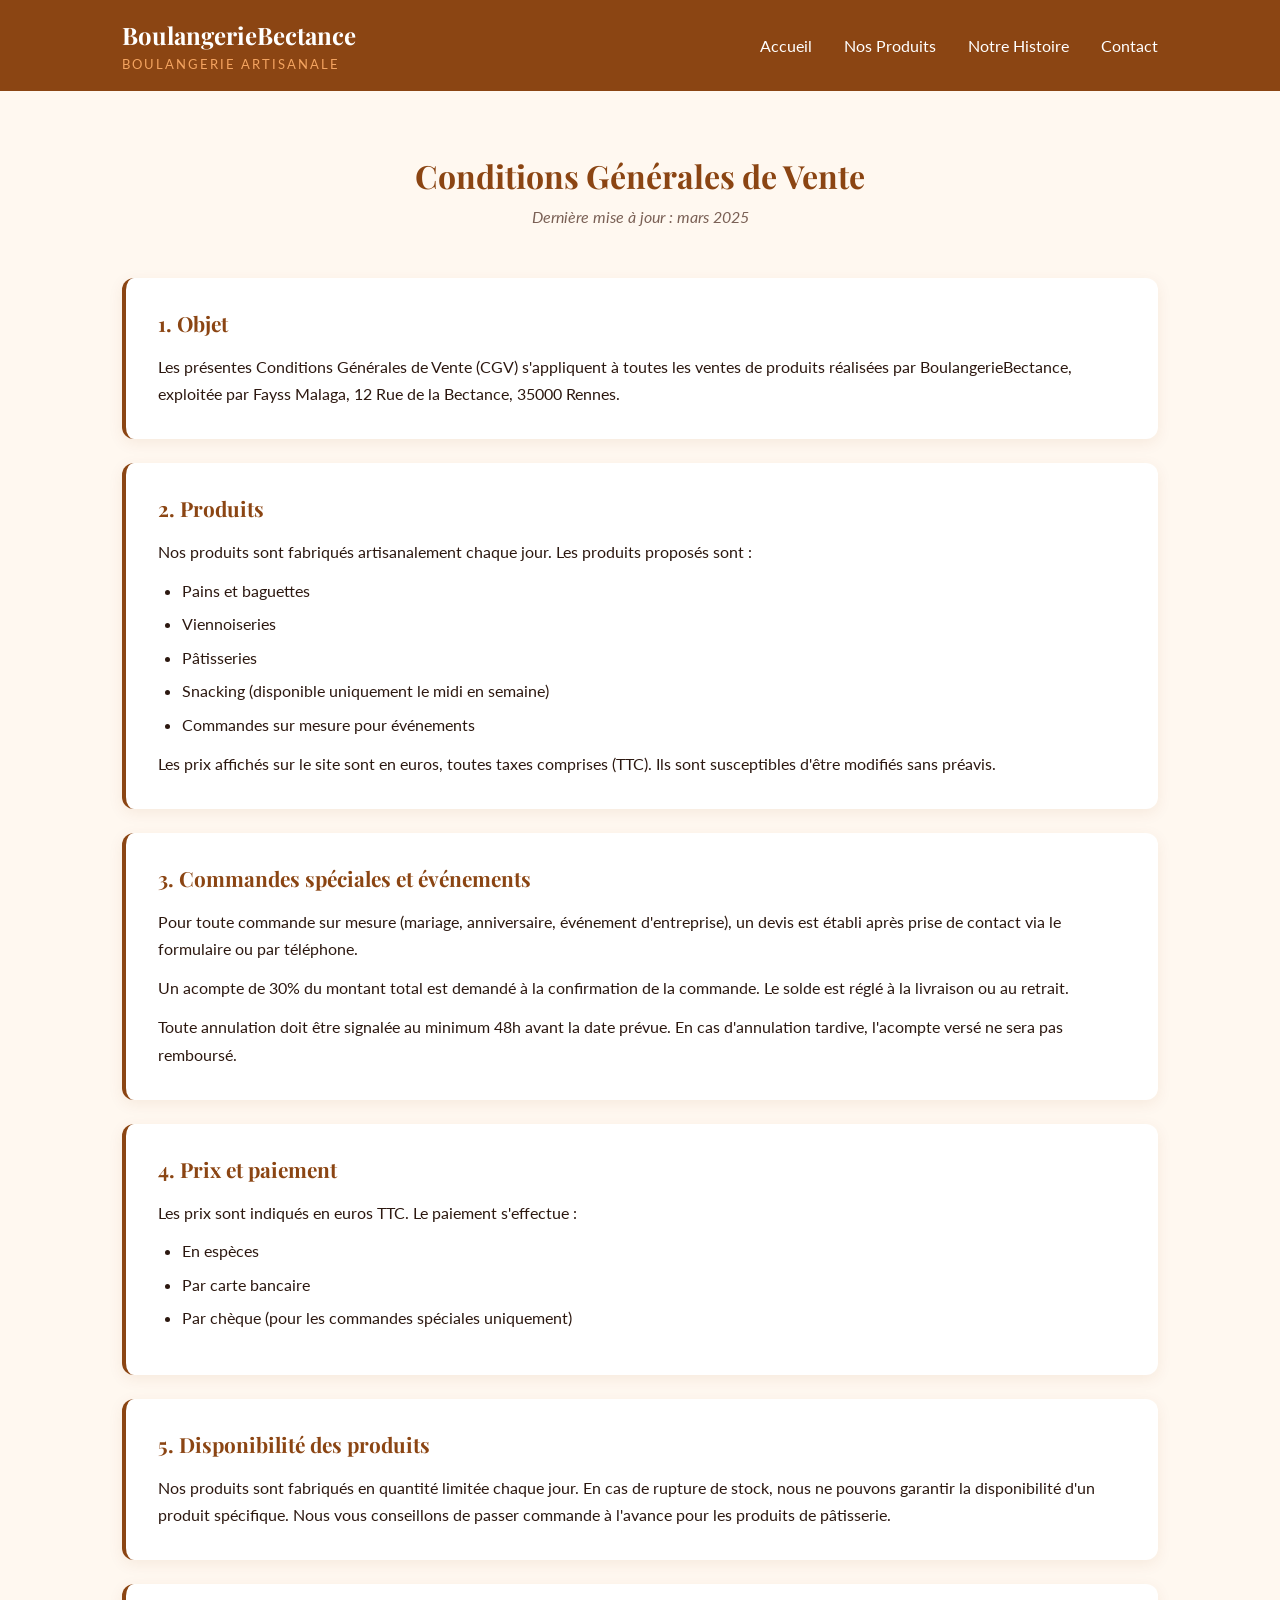
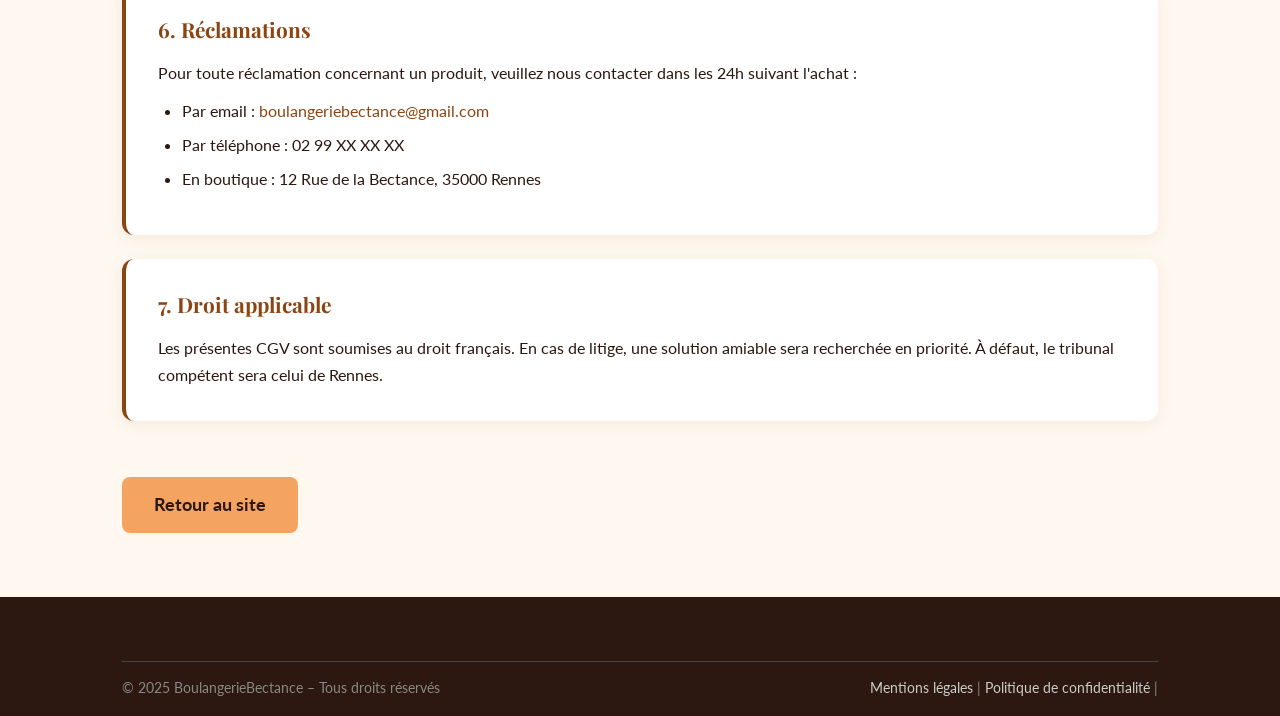
<file: cgv (1).html>
<!DOCTYPE html>
<html lang="fr">
<head>
    <meta charset="UTF-8">
    <meta name="viewport" content="width=device-width, initial-scale=1.0">
    <title>CGV - BoulangerieBectance</title>
    <link rel="stylesheet" href="boulangerie.css">
    <link href="https://fonts.googleapis.com/css2?family=Playfair+Display:wght@400;700&family=Lato:wght@300;400;700&display=swap" rel="stylesheet">
</head>
<body>

    <!-- HEADER -->
    <header>
        <div class="header-top">
            <div class="logo">
                <div>
                    <span class="logo-nom">BoulangerieBectance</span>
                    <p class="logo-sous-titre">Boulangerie Artisanale</p>
                </div>
            </div>
            <nav aria-label="Navigation principale">
                <ul class="menu">
                    <li><a href="boulangerie.html#accueil">Accueil</a></li>
                    <li><a href="boulangerie.html#produits">Nos Produits</a></li>
                    <li><a href="boulangerie.html#histoire">Notre Histoire</a></li>
                    <li><a href="boulangerie.html#contact">Contact</a></li>
                </ul>
            </nav>
        </div>
    </header>

    <!-- CONTENU -->
    <main>
        <section class="section-page-legale">
            <div class="conteneur">

                <h1 class="titre-section">Conditions Générales de Vente</h1>
                <p class="date-maj">Dernière mise à jour : mars 2025</p>

                <div class="bloc-legal">
                    <h2>1. Objet</h2>
                    <p>Les présentes Conditions Générales de Vente (CGV) s'appliquent à toutes les ventes de produits réalisées par BoulangerieBectance, exploitée par Fayss Malaga, 12 Rue de la Bectance, 35000 Rennes.</p>
                </div>

                <div class="bloc-legal">
                    <h2>2. Produits</h2>
                    <p>Nos produits sont fabriqués artisanalement chaque jour. Les produits proposés sont :</p>
                    <ul class="liste-legale">
                        <li>Pains et baguettes</li>
                        <li>Viennoiseries</li>
                        <li>Pâtisseries</li>
                        <li>Snacking (disponible uniquement le midi en semaine)</li>
                        <li>Commandes sur mesure pour événements</li>
                    </ul>
                    <p>Les prix affichés sur le site sont en euros, toutes taxes comprises (TTC). Ils sont susceptibles d'être modifiés sans préavis.</p>
                </div>

                <div class="bloc-legal">
                    <h2>3. Commandes spéciales et événements</h2>
                    <p>Pour toute commande sur mesure (mariage, anniversaire, événement d'entreprise), un devis est établi après prise de contact via le formulaire ou par téléphone.</p>
                    <p>Un acompte de 30% du montant total est demandé à la confirmation de la commande. Le solde est réglé à la livraison ou au retrait.</p>
                    <p>Toute annulation doit être signalée au minimum 48h avant la date prévue. En cas d'annulation tardive, l'acompte versé ne sera pas remboursé.</p>
                </div>

                <div class="bloc-legal">
                    <h2>4. Prix et paiement</h2>
                    <p>Les prix sont indiqués en euros TTC. Le paiement s'effectue :</p>
                    <ul class="liste-legale">
                        <li>En espèces</li>
                        <li>Par carte bancaire</li>
                        <li>Par chèque (pour les commandes spéciales uniquement)</li>
                    </ul>
                </div>

                <div class="bloc-legal">
                    <h2>5. Disponibilité des produits</h2>
                    <p>Nos produits sont fabriqués en quantité limitée chaque jour. En cas de rupture de stock, nous ne pouvons garantir la disponibilité d'un produit spécifique. Nous vous conseillons de passer commande à l'avance pour les produits de pâtisserie.</p>
                </div>

                <div class="bloc-legal">
                    <h2>6. Réclamations</h2>
                    <p>Pour toute réclamation concernant un produit, veuillez nous contacter dans les 24h suivant l'achat :</p>
                    <ul class="liste-legale">
                        <li>Par email : <a href="mailto:boulangeriebectance@gmail.com">boulangeriebectance@gmail.com</a></li>
                        <li>Par téléphone : 02 99 XX XX XX</li>
                        <li>En boutique : 12 Rue de la Bectance, 35000 Rennes</li>
                    </ul>
                </div>

                <div class="bloc-legal">
                    <h2>7. Droit applicable</h2>
                    <p>Les présentes CGV sont soumises au droit français. En cas de litige, une solution amiable sera recherchée en priorité. À défaut, le tribunal compétent sera celui de Rennes.</p>
                </div>

                <a href="boulangerie.html" class="bouton-principal">Retour au site</a>

            </div>
        </section>
    </main>

    <!-- FOOTER -->
    <footer>
        <div class="conteneur">
            <div class="footer-bas">
                <p>&copy; 2025 BoulangerieBectance – Tous droits réservés</p>
                <p>
                    <a href="mentions-legales.html">Mentions légales</a> |
                    <a href="politique-confidentialite.html">Politique de confidentialité</a> |
</file>
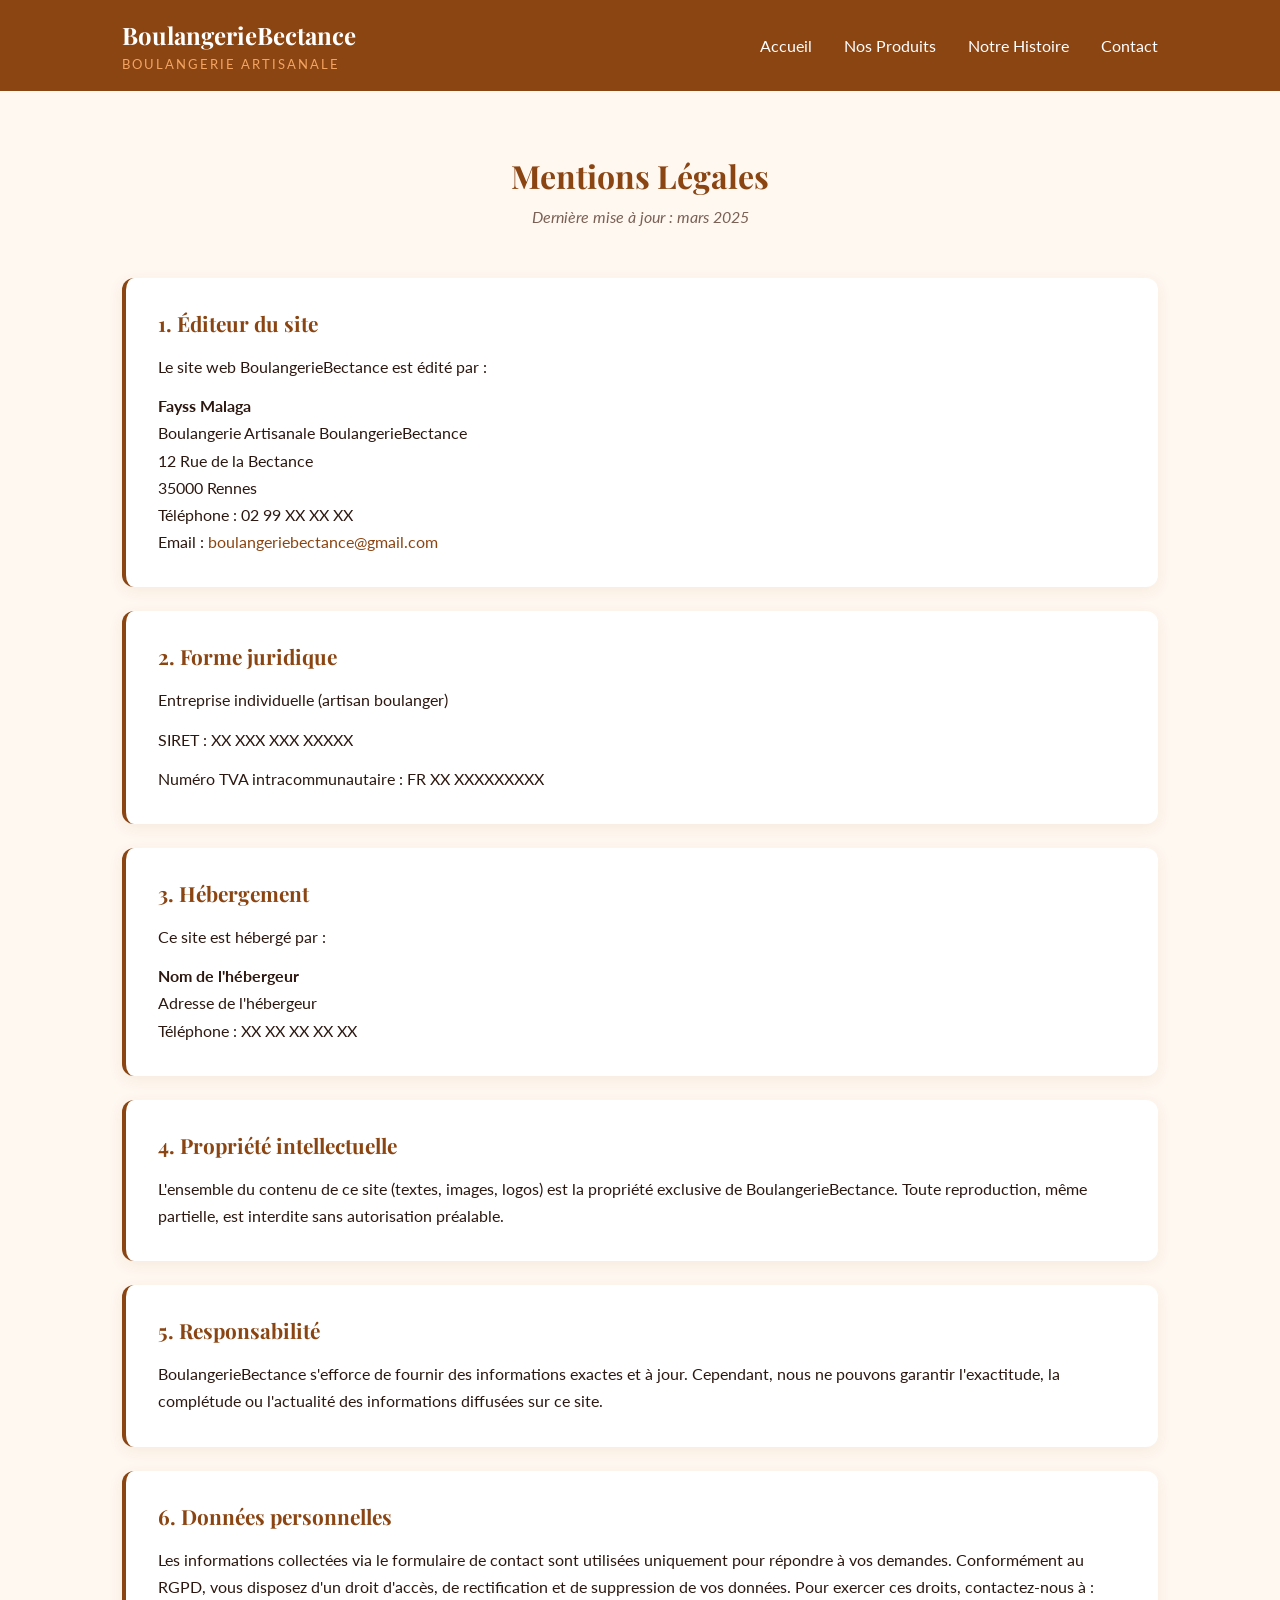
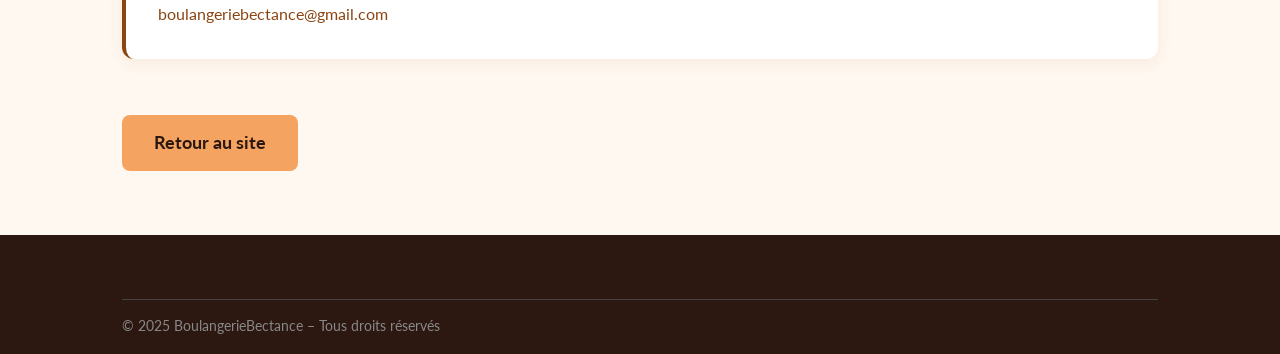
<file: mentions-legales (1).html>
<!DOCTYPE html>
<html lang="fr">
<head>
    <meta charset="UTF-8">
    <meta name="viewport" content="width=device-width, initial-scale=1.0">
    <title>Mentions Légales - BoulangerieBectance</title>
    <link rel="stylesheet" href="boulangerie.css">
    <link href="https://fonts.googleapis.com/css2?family=Playfair+Display:wght@400;700&family=Lato:wght@300;400;700&display=swap" rel="stylesheet">
</head>
<body>

    <!-- HEADER -->
    <header>
        <div class="header-top">
            <div class="logo">
                <div>
                    <span class="logo-nom">BoulangerieBectance</span>
                    <p class="logo-sous-titre">Boulangerie Artisanale</p>
                </div>
            </div>
            <nav aria-label="Navigation principale">
                <ul class="menu">
                    <li><a href="boulangerie.html#accueil">Accueil</a></li>
                    <li><a href="boulangerie.html#produits">Nos Produits</a></li>
                    <li><a href="boulangerie.html#histoire">Notre Histoire</a></li>
                    <li><a href="boulangerie.html#contact">Contact</a></li>
                </ul>
            </nav>
        </div>
    </header>

    <!-- CONTENU -->
    <main>
        <section class="section-page-legale">
            <div class="conteneur">

                <h1 class="titre-section">Mentions Légales</h1>
                <p class="date-maj">Dernière mise à jour : mars 2025</p>

                <div class="bloc-legal">
                    <h2>1. Éditeur du site</h2>
                    <p>Le site web BoulangerieBectance est édité par :</p>
                    <p><strong>Fayss Malaga</strong><br>
                    Boulangerie Artisanale BoulangerieBectance<br>
                    12 Rue de la Bectance<br>
                    35000 Rennes<br>
                    Téléphone : 02 99 XX XX XX<br>
                    Email : <a href="mailto:boulangeriebectance@gmail.com">boulangeriebectance@gmail.com</a></p>
                </div>

                <div class="bloc-legal">
                    <h2>2. Forme juridique</h2>
                    <p>Entreprise individuelle (artisan boulanger)</p>
                    <p>SIRET : XX XXX XXX XXXXX</p>
                    <p>Numéro TVA intracommunautaire : FR XX XXXXXXXXX</p>
                </div>

                <div class="bloc-legal">
                    <h2>3. Hébergement</h2>
                    <p>Ce site est hébergé par :</p>
                    <p><strong>Nom de l'hébergeur</strong><br>
                    Adresse de l'hébergeur<br>
                    Téléphone : XX XX XX XX XX</p>
                </div>

                <div class="bloc-legal">
                    <h2>4. Propriété intellectuelle</h2>
                    <p>L'ensemble du contenu de ce site (textes, images, logos) est la propriété exclusive de BoulangerieBectance. Toute reproduction, même partielle, est interdite sans autorisation préalable.</p>
                </div>

                <div class="bloc-legal">
                    <h2>5. Responsabilité</h2>
                    <p>BoulangerieBectance s'efforce de fournir des informations exactes et à jour. Cependant, nous ne pouvons garantir l'exactitude, la complétude ou l'actualité des informations diffusées sur ce site.</p>
                </div>

                <div class="bloc-legal">
                    <h2>6. Données personnelles</h2>
                    <p>Les informations collectées via le formulaire de contact sont utilisées uniquement pour répondre à vos demandes. Conformément au RGPD, vous disposez d'un droit d'accès, de rectification et de suppression de vos données. Pour exercer ces droits, contactez-nous à : <a href="mailto:boulangeriebectance@gmail.com">boulangeriebectance@gmail.com</a></p>
                </div>

                <a href="boulangerie.html" class="bouton-principal">Retour au site</a>

            </div>
        </section>
    </main>

    <!-- FOOTER -->
    <footer>
        <div class="conteneur">
            <div class="footer-bas">
                <p>&copy; 2025 BoulangerieBectance – Tous droits réservés</p>
                <p>
                    <a href="mentions-le
</file>
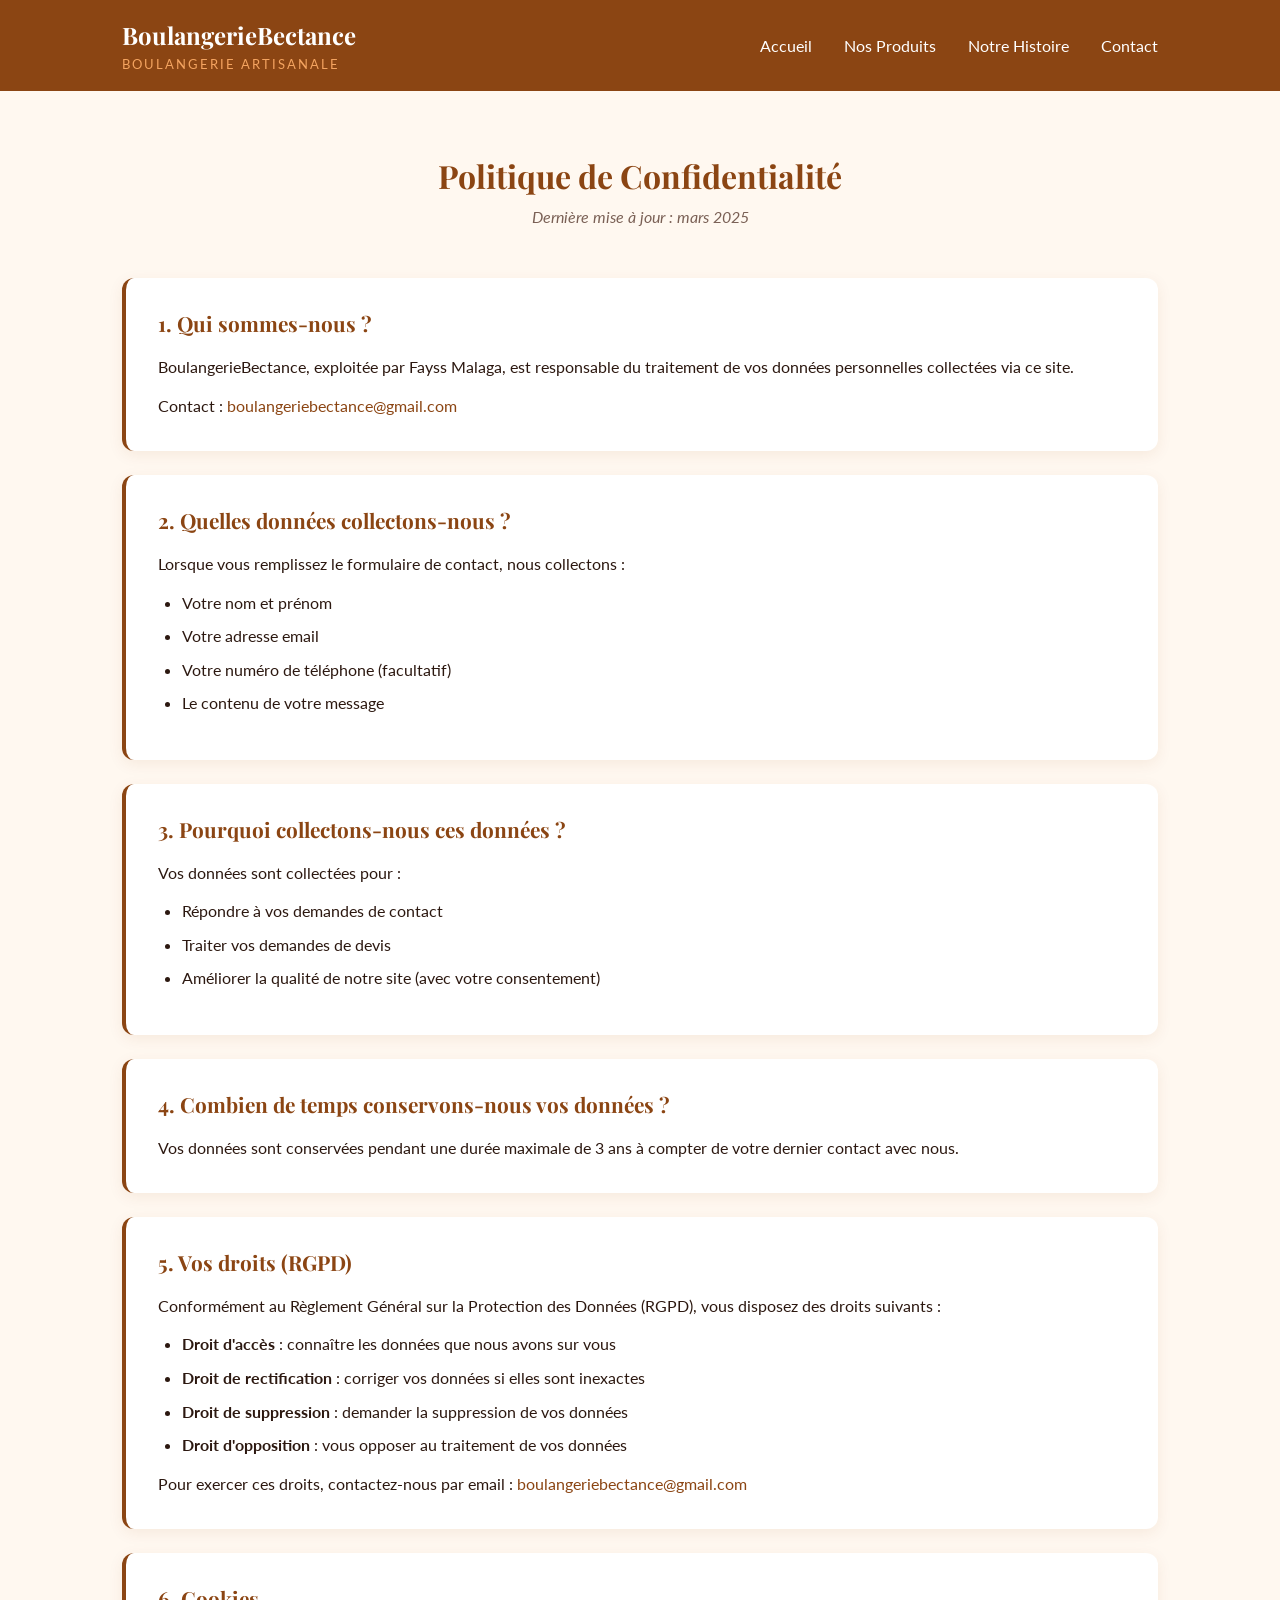
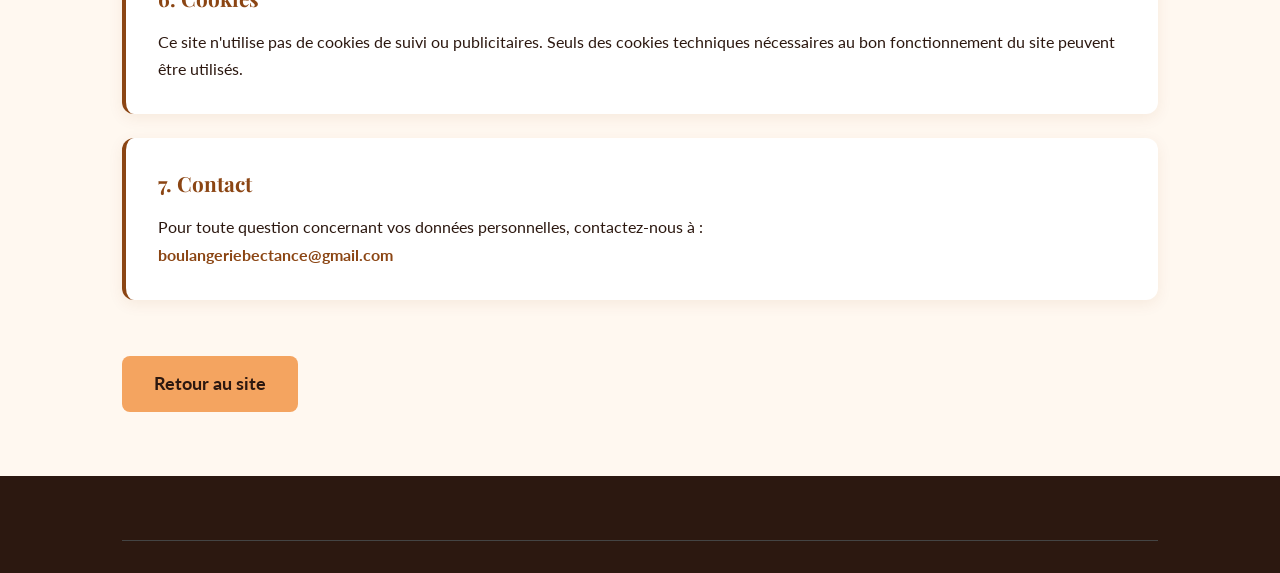
<file: politique-confidentialite (1).html>
<!DOCTYPE html>
<html lang="fr">
<head>
    <meta charset="UTF-8">
    <meta name="viewport" content="width=device-width, initial-scale=1.0">
    <title>Politique de Confidentialité - BoulangerieBectance</title>
    <link rel="stylesheet" href="boulangerie.css">
    <link href="https://fonts.googleapis.com/css2?family=Playfair+Display:wght@400;700&family=Lato:wght@300;400;700&display=swap" rel="stylesheet">
</head>
<body>

    <!-- HEADER -->
    <header>
        <div class="header-top">
            <div class="logo">
                <div>
                    <span class="logo-nom">BoulangerieBectance</span>
                    <p class="logo-sous-titre">Boulangerie Artisanale</p>
                </div>
            </div>
            <nav aria-label="Navigation principale">
                <ul class="menu">
                    <li><a href="boulangerie.html#accueil">Accueil</a></li>
                    <li><a href="boulangerie.html#produits">Nos Produits</a></li>
                    <li><a href="boulangerie.html#histoire">Notre Histoire</a></li>
                    <li><a href="boulangerie.html#contact">Contact</a></li>
                </ul>
            </nav>
        </div>
    </header>

    <!-- CONTENU -->
    <main>
        <section class="section-page-legale">
            <div class="conteneur">

                <h1 class="titre-section">Politique de Confidentialité</h1>
                <p class="date-maj">Dernière mise à jour : mars 2025</p>

                <div class="bloc-legal">
                    <h2>1. Qui sommes-nous ?</h2>
                    <p>BoulangerieBectance, exploitée par Fayss Malaga, est responsable du traitement de vos données personnelles collectées via ce site.</p>
                    <p>Contact : <a href="mailto:boulangeriebectance@gmail.com">boulangeriebectance@gmail.com</a></p>
                </div>

                <div class="bloc-legal">
                    <h2>2. Quelles données collectons-nous ?</h2>
                    <p>Lorsque vous remplissez le formulaire de contact, nous collectons :</p>
                    <ul class="liste-legale">
                        <li>Votre nom et prénom</li>
                        <li>Votre adresse email</li>
                        <li>Votre numéro de téléphone (facultatif)</li>
                        <li>Le contenu de votre message</li>
                    </ul>
                </div>

                <div class="bloc-legal">
                    <h2>3. Pourquoi collectons-nous ces données ?</h2>
                    <p>Vos données sont collectées pour :</p>
                    <ul class="liste-legale">
                        <li>Répondre à vos demandes de contact</li>
                        <li>Traiter vos demandes de devis</li>
                        <li>Améliorer la qualité de notre site (avec votre consentement)</li>
                    </ul>
                </div>

                <div class="bloc-legal">
                    <h2>4. Combien de temps conservons-nous vos données ?</h2>
                    <p>Vos données sont conservées pendant une durée maximale de 3 ans à compter de votre dernier contact avec nous.</p>
                </div>

                <div class="bloc-legal">
                    <h2>5. Vos droits (RGPD)</h2>
                    <p>Conformément au Règlement Général sur la Protection des Données (RGPD), vous disposez des droits suivants :</p>
                    <ul class="liste-legale">
                        <li><strong>Droit d'accès</strong> : connaître les données que nous avons sur vous</li>
                        <li><strong>Droit de rectification</strong> : corriger vos données si elles sont inexactes</li>
                        <li><strong>Droit de suppression</strong> : demander la suppression de vos données</li>
                        <li><strong>Droit d'opposition</strong> : vous opposer au traitement de vos données</li>
                    </ul>
                    <p>Pour exercer ces droits, contactez-nous par email : <a href="mailto:boulangeriebectance@gmail.com">boulangeriebectance@gmail.com</a></p>
                </div>

                <div class="bloc-legal">
                    <h2>6. Cookies</h2>
                    <p>Ce site n'utilise pas de cookies de suivi ou publicitaires. Seuls des cookies techniques nécessaires au bon fonctionnement du site peuvent être utilisés.</p>
                </div>

                <div class="bloc-legal">
                    <h2>7. Contact</h2>
                    <p>Pour toute question concernant vos données personnelles, contactez-nous à :<br>
                    <strong><a href="mailto:boulangeriebectance@gmail.com">boulangeriebectance@gmail.com</a></strong></p>
                </div>

                <a href="boulangerie.html" class="bouton-principal">Retour au site</a>

            </div>
        </section>
    </main>

    <!-- FOOTER -->
    <footer>
        <div class="conteneur">
            <div class="footer-bas">
</file>
<file: boulangerie.css>
/* =====================================================
   FEUILLE DE STYLE - BoulangerieBectance
   Fichier : boulangerie.css
   ===================================================== */


/* =====================================================
   1. VARIABLES CSS
   On définit ici les couleurs et polices réutilisables
   ===================================================== */
:root {
    /* Couleurs principales */
    --marron-fonce:   #8B4513;
    --marron-clair:   #D2691E;
    --sable:          #F4A460;
    --dore:           #DAA520;
    --fond-creme:     #FFF8F0;
    --fond-section:   #FFF3E0;
    --texte-fonce:    #2C1810;
    --texte-gris:     #7a6055;
    --blanc:          #FFFFFF;
    --gris-clair:     #f0e8df;

    /* Couleurs pour les alertes (anciennement codées en dur) */
    --alerte-fond:    #fff3cd;
    --alerte-texte:   #856404;
    --note-fond:      #e8f4f8;
    --note-texte:     #0c6e8c;

    /* Polices */
    --police-titre: 'Playfair Display', Georgia, serif;
    --police-corps: 'Lato', Arial, sans-serif;
}


/* =====================================================
   2. RESET CSS
   On supprime les marges et paddings par défaut
   ===================================================== */
* {
    margin: 0;
    padding: 0;
    box-sizing: border-box;
}

html {
    scroll-behavior: smooth;
}


/* =====================================================
   3. STYLES DE BASE
   ===================================================== */
body {
    font-family: var(--police-corps);
    font-size: 16px;
    color: var(--texte-fonce);
    background-color: var(--fond-creme);
    line-height: 1.6;
}

h1, h2, h3, h4 {
    font-family: var(--police-titre);
    line-height: 1.3;
}

a {
    color: var(--marron-fonce);
    text-decoration: none;
}

a:hover {
    text-decoration: underline;
}

ul {
    list-style: none;
}

/* Classe utilitaire pour cacher du texte visuellement
   mais le garder lisible par les lecteurs d'écran */
.sr-only {
    position: absolute;
    width: 1px;
    height: 1px;
    overflow: hidden;
    clip: rect(0, 0, 0, 0);
}


/* =====================================================
   4. CONTENEUR
   ===================================================== */
.conteneur {
    max-width: 1100px;
    margin: 0 auto;
    padding: 0 32px;
}


/* =====================================================
   5. HEADER
   ===================================================== */
header {
    background-color: var(--marron-fonce);
}

.header-top {
    display: flex;
    justify-content: space-between;
    align-items: center;
    padding: 16px 32px;
    max-width: 1100px;
    margin: 0 auto;
}

/* Logo */
.logo {
    display: flex;
    align-items: center;
    gap: 16px;
}



.logo-nom {
    display: block;
    font-family: var(--police-titre);
    font-size: 1.5rem;
    color: var(--blanc);
    font-weight: bold;
}

.logo-sous-titre {
    font-size: 0.8rem;
    color: var(--sable);
    letter-spacing: 2px;
    text-transform: uppercase;
}

/* Menu de navigation */
.menu {
    display: flex;
    gap: 32px;
}

.menu a {
    color: var(--blanc);
    font-size: 1rem;
    padding-bottom: 4px;
    border-bottom: 2px solid transparent;
    transition: color 0.3s, border-bottom-color 0.3s;
}

.menu a:hover {
    color: var(--sable);
    text-decoration: none;
    border-bottom-color: var(--sable);
}


/* =====================================================
   6. BANNIÈRE PRINCIPALE
   ===================================================== */
.banniere {
    background-image: linear-gradient(135deg, var(--marron-fonce) 0%, var(--marron-clair) 100%);
    padding: 80px 32px;
    text-align: center;
    color: var(--blanc);
}

.banniere-accroche {
    font-size: 1rem;
    color: var(--sable);
    letter-spacing: 3px;
    text-transform: uppercase;
    margin-bottom: 16px;
}

.banniere h1 {
    font-size: 3rem;
    margin-bottom: 24px;
    line-height: 1.2;
}

.banniere-description {
    font-size: 1.1rem;
    margin-bottom: 32px;
    opacity: 0.9;
    max-width: 600px;
    margin-left: auto;
    margin-right: auto;
}


/* =====================================================
   7. BOUTONS
   ===================================================== */
.bouton-principal {
    display: inline-block;
    background-color: var(--sable);
    color: var(--texte-fonce);
    padding: 14px 32px;
    border-radius: 8px;
    font-weight: bold;
    font-size: 1.1rem;
    transition: background-color 0.3s;
}

.bouton-principal:hover {
    background-color: var(--dore);
    text-decoration: none;
}

.bouton-secondaire {
    display: inline-block;
    border: 2px solid var(--blanc);
    color: var(--blanc);
    padding: 12px 30px;
    border-radius: 8px;
    font-weight: bold;
    font-size: 1.1rem;
    transition: background-color 0.3s, color 0.3s;
}

.bouton-secondaire:hover {
    background-color: var(--blanc);
    color: var(--marron-fonce);
    text-decoration: none;
}


/* =====================================================
   8. STYLES COMMUNS AUX SECTIONS
   ===================================================== */
section {
    padding: 64px 0;
}

.titre-section {
    font-size: 2rem;
    color: var(--marron-fonce);
    text-align: center;
    margin-bottom: 16px;
}

.titre-section-blanc {
    font-size: 2rem;
    color: var(--blanc);
    text-align: center;
    margin-bottom: 16px;
}

.sous-titre-section {
    text-align: center;
    color: var(--texte-gris);
    font-size: 1.1rem;
    margin-bottom: 48px;
}

/* Classe réutilisable pour les encadrés "fournil"
   (remplace .message-fournil ET .encadre-message) */
.alerte-fournil {
    background-color: var(--alerte-fond);
    border-left: 4px solid var(--dore);
    padding: 16px;
    border-radius: 0 8px 8px 0;
    font-style: italic;
    color: var(--alerte-texte);
    margin-bottom: 24px;
}


/* =====================================================
   9. SECTION HORAIRES
   ===================================================== */
.section-horaires {
    background-color: var(--fond-section);
}

.grille-horaires {
    display: grid;
    grid-template-columns: repeat(3, 1fr);
    gap: 24px;
    margin-bottom: 32px;
}

.carte-horaire {
    background-color: var(--blanc);
    border-radius: 12px;
    padding: 32px;
    text-align: center;
    box-shadow: 0 4px 15px rgba(139, 69, 19, 0.15);
    border-top: 4px solid var(--marron-fonce);
}



.carte-horaire p {
    font-size: 1.2rem;
    font-weight: bold;
}

.carte-ferme {
    opacity: 0.5;
    border-top-color: #999;
}


/* =====================================================
   10. SECTION PRODUITS ET TABLEAUX
   ===================================================== */
.section-produits {
    background-color: var(--fond-creme);
}

/* Galerie de photos en haut de la section produits */
.galerie {
    display: grid;
    grid-template-columns: repeat(3, 1fr);
    gap: 16px;
    margin-bottom: 48px;
}

.galerie-img {
    width: 100%;
    height: 180px;
    object-fit: cover;
    border-radius: 12px;
}

/* Petite photo dans les tableaux */
.img-produit {
    width: 48px;
    height: 48px;
    object-fit: cover;
    border-radius: 6px;
    vertical-align: middle;
    margin-right: 10px;
}

.titre-categorie {
    font-size: 1.5rem;
    color: var(--marron-fonce);
    margin: 40px 0 16px;
    padding-bottom: 8px;
    border-bottom: 2px solid var(--gris-clair);
}

.titre-categorie:first-of-type {
    margin-top: 0;
}

.tableau-prix {
    width: 100%;
    border-collapse: collapse;
    border-radius: 8px;
    overflow: hidden;
    box-shadow: 0 4px 15px rgba(139, 69, 19, 0.1);
    margin-bottom: 8px;
}

.tableau-prix thead {
    background-color: var(--marron-fonce);
    color: var(--blanc);
}

.tableau-prix th {
    padding: 14px 20px;
    text-align: left;
    font-family: var(--police-titre);
    font-size: 1.1rem;
}

.tableau-prix td {
    padding: 12px 20px;
    border-bottom: 1px solid var(--gris-clair);
    vertical-align: middle;
}

.tableau-prix tbody tr:nth-child(even) {
    background-color: var(--fond-section);
}

.tableau-prix tbody tr:hover {
    background-color: var(--alerte-fond);
}

.tableau-prix td:last-child,
.tableau-prix th:last-child {
    text-align: right;
    font-weight: bold;
    color: var(--marron-fonce);
}

.note-snacking {
    margin-top: 24px;
    padding: 16px;
    background-color: var(--note-fond);
    border-radius: 8px;
    color: var(--note-texte);
    font-style: italic;
}


/* =====================================================
   11. SECTION ÉVÉNEMENTS
   ===================================================== */
.section-evenements {
    background-color: var(--marron-fonce);
    text-align: center;
}

.evenements-texte {
    font-size: 1.1rem;
    color: var(--blanc);
    opacity: 0.9;
    max-width: 700px;
    margin: 0 auto 32px;
}

.liste-evenements {
    display: flex;
    justify-content: center;
    flex-wrap: wrap;
    gap: 16px 40px;
    margin-bottom: 40px;
}

.liste-evenements li {
    color: var(--sable);
    font-size: 1.1rem;
    font-weight: bold;
}


/* =====================================================
   12. SECTION HISTOIRE
   ===================================================== */
.section-histoire {
    background-color: var(--fond-section);
}

.histoire-contenu {
    display: flex;
    gap: 48px;
    align-items: flex-start;
}

.histoire-texte {
    flex: 1;
}

.histoire-texte p {
    font-size: 1.05rem;
    margin-bottom: 16px;
    color: var(--texte-fonce);
}

.citation {
    background-color: var(--blanc);
    border-left: 4px solid var(--dore);
    padding: 24px;
    border-radius: 0 8px 8px 0;
    font-style: italic;
    font-size: 1.1rem;
    margin-top: 24px;
    color: var(--marron-fonce);
}

.citation cite {
    display: block;
    margin-top: 12px;
    font-style: normal;
    font-weight: bold;
    color: var(--texte-gris);
    font-size: 0.9rem;
}

.valeurs {
    display: flex;
    flex-direction: column;
    gap: 16px;
    width: 320px;
    flex-shrink: 0;
}

.carte-valeur {
    background-color: var(--blanc);
    border-radius: 12px;
    padding: 20px;
    box-shadow: 0 4px 15px rgba(139, 69, 19, 0.1);
    text-align: center;
}


.carte-valeur h3 {
    color: var(--marron-fonce);
    margin-bottom: 8px;
    font-size: 1rem;
}

.carte-valeur p {
    color: var(--texte-gris);
    font-size: 0.9rem;
}


/* =====================================================
   13. SECTION CONTACT
   ===================================================== */
.section-contact {
    background-color: var(--fond-creme);
}

.contact-grille {
    display: grid;
    grid-template-columns: 1fr 1fr;
    gap: 48px;
}

.contact-formulaire h3,
.contact-infos h3 {
    font-size: 1.5rem;
    color: var(--marron-fonce);
    margin-bottom: 24px;
}

.champ {
    margin-bottom: 20px;
}

.champ label {
    display: block;
    font-weight: bold;
    margin-bottom: 6px;
    color: var(--texte-fonce);
}

.champ input,
.champ select,
.champ textarea {
    width: 100%;
    padding: 12px 16px;
    border: 2px solid var(--gris-clair);
    border-radius: 8px;
    font-family: var(--police-corps);
    font-size: 1rem;
    color: var(--texte-fonce);
    background-color: var(--blanc);
    transition: border-color 0.3s;
}

.champ input:focus,
.champ select:focus,
.champ textarea:focus {
    outline: none;
    border-color: var(--marron-fonce);
}

.champ textarea {
    resize: vertical;
    min-height: 130px;
}

/* Case à cocher : mise en page horizontale */
.champ-checkbox {
    display: flex;
    align-items: flex-start;
    gap: 10px;
}

.champ-checkbox input[type="checkbox"] {
    width: auto;
    margin-top: 3px;
    flex-shrink: 0;
    accent-color: var(--marron-fonce);
}

.champ-checkbox label {
    font-weight: normal;
    margin-bottom: 0;
    font-size: 0.95rem;
}

.bouton-envoyer {
    width: 100%;
    padding: 16px;
    background-color: var(--marron-fonce);
    color: var(--blanc);
    border: none;
    border-radius: 8px;
    font-family: var(--police-titre);
    font-size: 1.1rem;
    font-weight: bold;
    cursor: pointer;
    transition: background-color 0.3s;
}

.bouton-envoyer:hover {
    background-color: var(--marron-clair);
}

.mention-rgpd {
    margin-top: 12px;
    font-size: 0.8rem;
    color: var(--texte-gris);
    font-style: italic;
}

.info-bloc {
    margin-bottom: 24px;
    padding-bottom: 24px;
    border-bottom: 1px solid var(--gris-clair);
}

.info-bloc h4 {
    color: var(--marron-fonce);
    margin-bottom: 8px;
    font-size: 1.1rem;
}

.info-bloc a {
    color: var(--marron-clair);
    font-weight: bold;
}

.info-note {
    font-size: 0.85rem;
    color: var(--texte-gris);
    font-style: italic;
}

.tableau-horaires {
    width: 100%;
    border-collapse: collapse;
}

.tableau-horaires td {
    padding: 6px 0;
    border-bottom: 1px solid var(--gris-clair);
}

.tableau-horaires td:last-child {
    text-align: right;
    font-weight: bold;
}

.ligne-ferme td {
    color: #999;
}


/* =====================================================
   14. FOOTER
   ===================================================== */
footer {
    background-color: var(--texte-fonce);
    color: #ccc;
    padding: 64px 0 0;
}

.footer-grille {
    display: grid;
    grid-template-columns: repeat(4, 1fr);
    gap: 32px;
    margin-bottom: 32px;
}

.footer-logo {
    font-family: var(--police-titre);
    font-size: 1.2rem;
    color: var(--sable);
    margin-bottom: 12px;
}

.footer-col h4 {
    color: var(--sable);
    margin-bottom: 16px;
    font-size: 1rem;
}

.footer-col p {
    line-height: 2;
    font-size: 0.95rem;
}

.footer-menu li {
    margin-bottom: 8px;
}

.footer-menu a,
footer a {
    color: #ccc;
    transition: color 0.3s;
}

.footer-menu a:hover,
footer a:hover {
    color: var(--sable);
    text-decoration: none;
}

.footer-bas {
    border-top: 1px solid #444;
    padding: 16px 0;
    display: flex;
    justify-content: space-between;
    font-size: 0.85rem;
    color: #888;
}


/* =====================================================
   15. RESPONSIVE DESIGN
   ===================================================== */

/* --- Tablette (max 900px) --- */
@media (max-width: 900px) {

    .header-top {
        flex-direction: column;
        gap: 16px;
        text-align: center;
    }

    .banniere h1 {
        font-size: 2rem;
    }

    .grille-horaires {
        grid-template-columns: repeat(2, 1fr);
    }

    .galerie {
        grid-template-columns: repeat(2, 1fr);
    }

    .footer-grille {
        grid-template-columns: repeat(2, 1fr);
    }

    .histoire-contenu {
        flex-direction: column;
    }

    .valeurs {
        width: 100%;
        flex-direction: row;
    }

    .contact-grille {
        grid-template-columns: 1fr;
    }
}

/* --- Smartphone (max 600px) --- */
@media (max-width: 600px) {

    .conteneur {
        padding: 0 16px;
    }

    section {
        padding: 40px 0;
    }

    .menu {
        flex-direction: column;
        gap: 12px;
        text-align: center;
    }

    .banniere {
        padding: 48px 16px;
    }

    .banniere h1 {
        font-size: 1.6rem;
    }

    .grille-horaires {
        grid-template-columns: 1fr;
    }

    .galerie {
        grid-template-columns: 1fr;
    }

    .footer-grille {
        grid-template-columns: 1fr;
    }

    .valeurs {
        flex-direction: column;
    }

    .footer-bas {
        flex-direction: column;
        text-align: center;
        gap: 8px;
    }
}


/* =====================================================
   16. ÉLÉMENTS JAVASCRIPT
   ===================================================== */

/* --- Bouton burger (visible uniquement sur mobile) --- */
#bouton-burger {
    display: none; /* caché sur desktop */
    background: none;
    border: 2px solid var(--blanc);
    color: var(--blanc);
    font-size: 1.5rem;
    padding: 6px 12px;
    border-radius: 8px;
    cursor: pointer;
}

/* --- Bouton retour en haut --- */
#bouton-haut {
    position: fixed;
    bottom: 32px;
    right: 32px;
    background-color: var(--marron-fonce);
    color: var(--blanc);
    border: none;
    border-radius: 50%;
    width: 48px;
    height: 48px;
    font-size: 1.3rem;
    cursor: pointer;
    /* caché par défaut */
    opacity: 0;
    pointer-events: none;
    transition: opacity 0.3s;
}

/* Quand le JS ajoute la classe "visible" */
#bouton-haut.visible {
    opacity: 1;
    pointer-events: auto;
}

/* --- Modale zoom photo --- */
.modale {
    display: none; /* cachée par défaut */
    position: fixed;
    top: 0;
    left: 0;
    width: 100%;
    height: 100%;
    background-color: rgba(0, 0, 0, 0.85);
    justify-content: center;
    align-items: center;
    z-index: 1000;
}

/* Quand le JS ajoute la classe "modale-visible" */
.modale.modale-visible {
    display: flex;
}

.modale img {
    max-width: 90%;
    max-height: 85vh;
    border-radius: 8px;
}

/* Bouton fermer la modale */
#modale-fermer {
    position: absolute;
    top: 16px;
    right: 24px;
    background: none;
    border: none;
    color: var(--blanc);
    font-size: 2rem;
    cursor: pointer;
}

/* Curseur pointer sur les photos de la galerie */
.galerie-img {
    cursor: pointer;
}

/* --- Messages d'erreur dans le formulaire --- */
.message-erreur {
    color: #E24B4A;
    font-size: 0.85rem;
    margin-top: 6px;
}

/* --- Message de succès après envoi --- */
.message-succes {
    display: none; /* caché par défaut */
    background-color: #EAF3DE;
    border-left: 4px solid #639922;
    color: #27500A;
    padding: 16px;
    border-radius: 0 8px 8px 0;
    margin-bottom: 24px;
    font-weight: bold;
}

/* Quand le JS ajoute la classe "visible" */
.message-succes.visible {
    display: block;
}

/* --- Burger responsive --- */
@media (max-width: 600px) {
    #bouton-burger {
        display: block; /* affiché sur mobile */
    }

    /* Le menu est caché sur mobile par défaut */
    .menu {
        display: none;
        flex-direction: column;
        gap: 12px;
        text-align: center;
        width: 100%;
        padding: 16px 0;
    }

    /* Le JS ajoute "menu-ouvert" pour l'afficher */
    .menu.menu-ouvert {
        display: flex;
    }
}


/* =====================================================
   17. PAGES LÉGALES
   Styles pour mentions légales, CGV, confidentialité
   ===================================================== */

.section-page-legale {
    background-color: var(--fond-creme);
    padding: 64px 0;
}

.section-page-legale h1 {
    margin-bottom: 8px;
}

/* Date de mise à jour sous le titre */
.date-maj {
    text-align: center;
    color: var(--texte-gris);
    font-style: italic;
    margin-bottom: 48px;
}

/* Chaque bloc de texte légal */
.bloc-legal {
    background-color: var(--blanc);
    border-radius: 12px;
    padding: 32px;
    margin-bottom: 24px;
    box-shadow: 0 4px 15px rgba(139, 69, 19, 0.08);
    border-left: 4px solid var(--marron-fonce);
}

.bloc-legal h2 {
    font-size: 1.3rem;
    color: var(--marron-fonce);
    margin-bottom: 16px;
}

.bloc-legal p {
    color: var(--texte-fonce);
    margin-bottom: 12px;
    line-height: 1.7;
}

.bloc-legal p:last-child {
    margin-bottom: 0;
}

/* Listes dans les pages légales */
.liste-legale {
    list-style: disc;
    padding-left: 24px;
    margin: 12px 0;
}

.liste-legale li {
    color: var(--texte-fonce);
    margin-bottom: 8px;
    line-height: 1.6;
}

/* Bouton retour au site */
.section-page-legale .bouton-principal {
    display: inline-block;
    margin-top: 32px;
}
</file>
